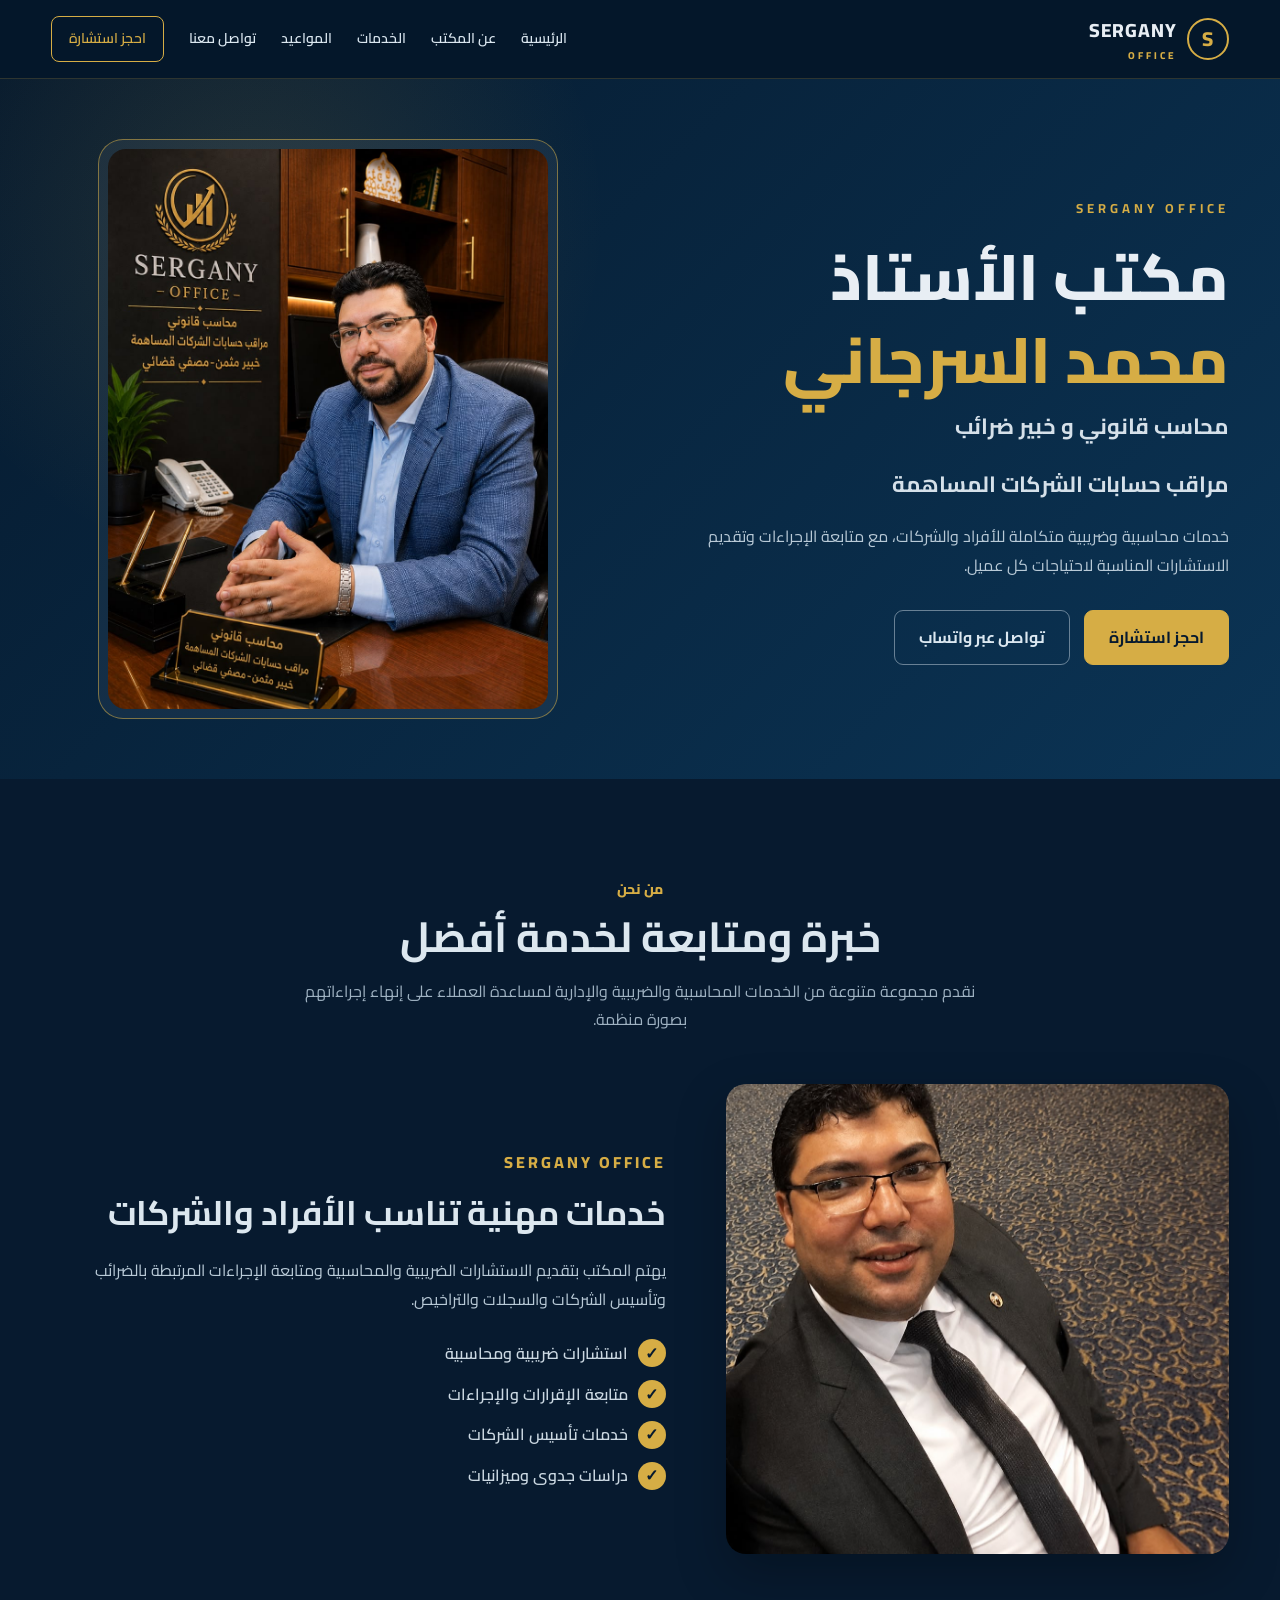
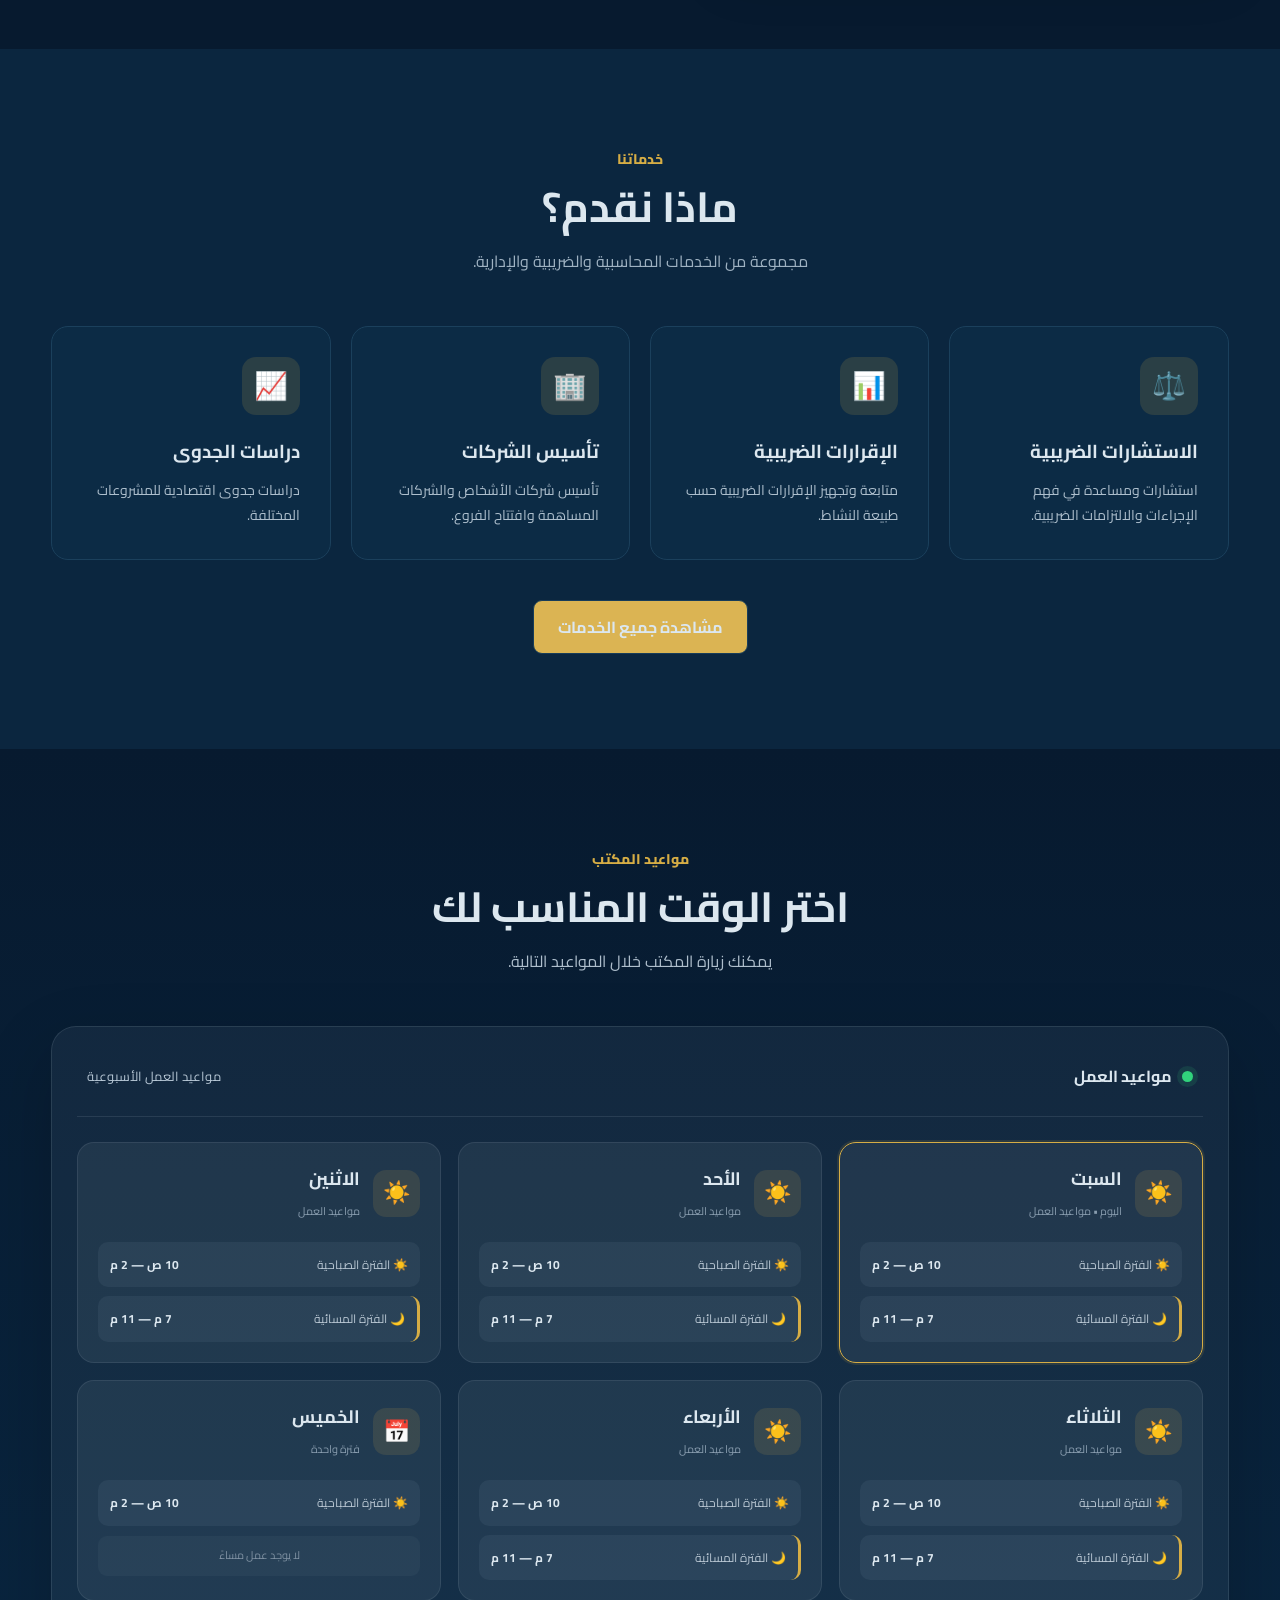
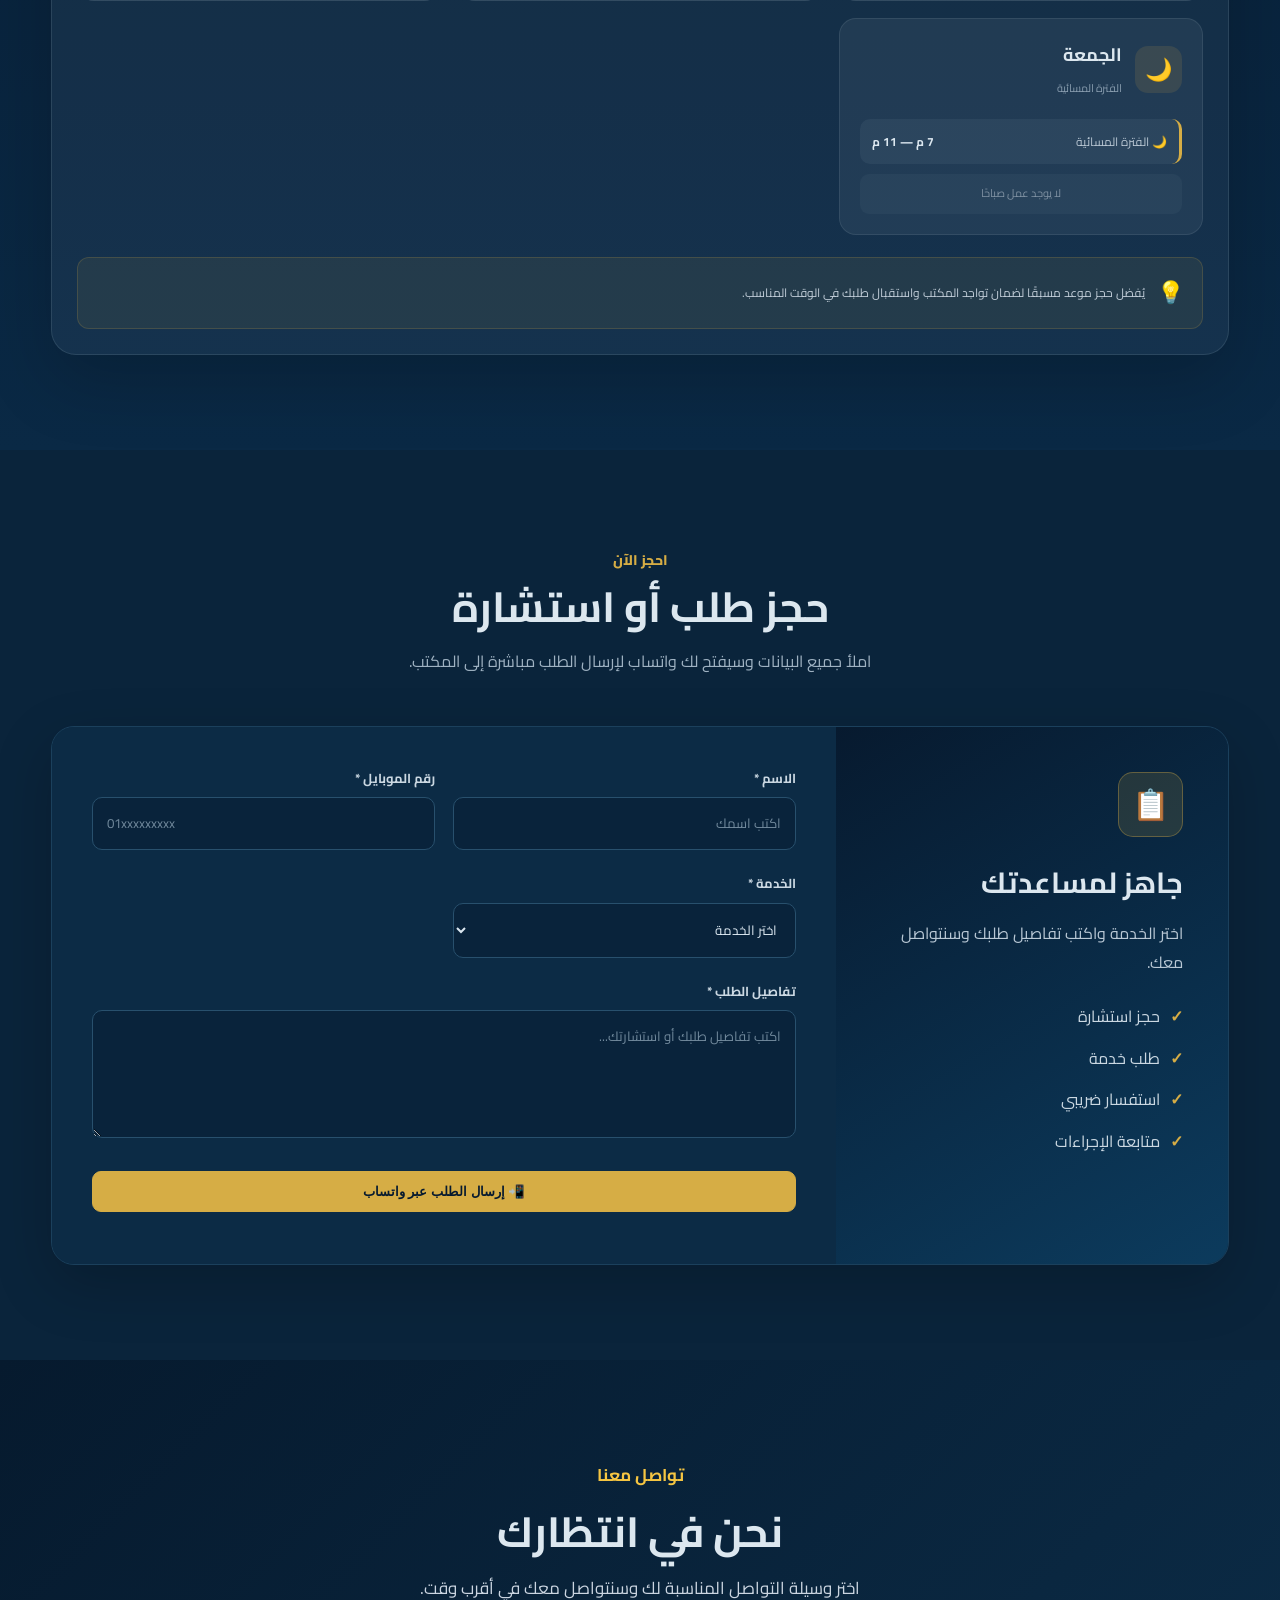
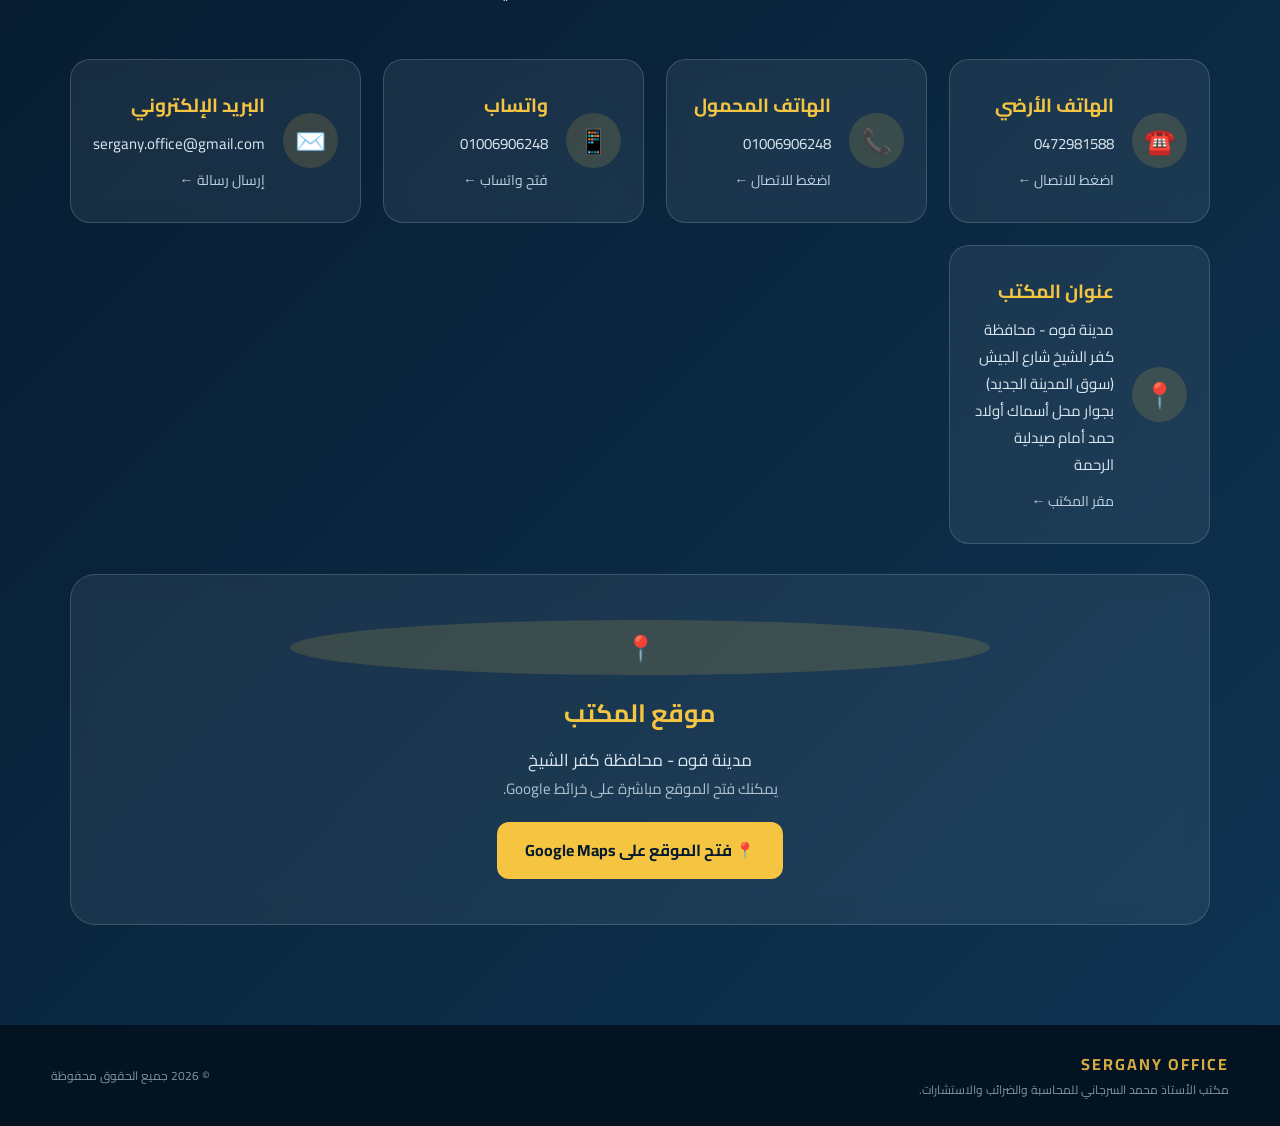
<file: index.html>
<!DOCTYPE html>
<html lang="ar" dir="rtl">

<head>
    <meta charset="UTF-8">

    <meta name="viewport"
          content="width=device-width, initial-scale=1.0">

    <meta name="description"
          content="مكتب محمد السرجاني للمحاسبة والضرائب والاستشارات">

    <title>مكتب محمد السرجاني | محاسب ضرائب</title>

    <link rel="stylesheet" href="style.css">

    <link rel="preconnect"
          href="https://fonts.googleapis.com">

    <link rel="preconnect"
          href="https://fonts.gstatic.com"
          crossorigin>

    <link href="https://fonts.googleapis.com/css2?family=Cairo:wght@400;500;600;700;800&display=swap"
          rel="stylesheet">
</head>

<body>

<!-- ================= NAVBAR ================= -->

<header class="navbar">

    <div class="container nav-container">

        <a href="index.html" class="logo">
            <span class="logo-icon">S</span>

            <span>
                SERGANY
                <small>OFFICE</small>
            </span>
        </a>

        <button class="menu-btn" id="menuBtn">
            ☰
        </button>

        <nav id="mainNav">

            <a href="index.html#home">
                الرئيسية
            </a>

            <a href="index.html#about">
                عن المكتب
            </a>

            <a href="services.html">
                الخدمات
            </a>

            <a href="index.html#schedule">
                المواعيد
            </a>

            <a href="index.html#contact">
                تواصل معنا
            </a>

            <a href="#booking"
               class="nav-btn">
                احجز استشارة
            </a>

        </nav>

    </div>

</header>


<!-- ================= HERO ================= -->

<section class="hero" id="home">

    <div class="container hero-content">

        <div class="hero-text">

            <span class="hero-label">
                SERGANY OFFICE
            </span>

            <h1>
                مكتب الأستاذ
                <span>محمد السرجاني</span>
            </h1>

            <h2>
                محاسب قانوني و خبير ضرائب
            </h2>

            <h2>
                مراقب حسابات الشركات المساهمة
            </h2>

            <p>
                خدمات محاسبية وضريبية متكاملة للأفراد
                والشركات، مع متابعة الإجراءات وتقديم
                الاستشارات المناسبة لاحتياجات كل عميل.
            </p>

            <div class="hero-buttons">

                <a href="#booking"
                   class="gold-btn">
                    احجز استشارة
                </a>

                <a href="https://wa.me/201006906248"
                   target="_blank"
                   rel="noopener noreferrer"
                   class="outline-btn">
                    تواصل عبر واتساب
                </a>

            </div>

        </div>


        <div class="hero-image">

            <div class="image-frame">

                <img src="WhatsApp Image 2026-08-22 at 8.08.04 PM.jpeg"
                     alt="الأستاذ محمد السرجاني">

            </div>

           
        </div>

    </div>

</section>


<!-- ================= ABOUT ================= -->

<section class="section" id="about">

    <div class="container">

        <div class="section-heading">

            <span>
                من نحن
            </span>

            <h2>
                خبرة ومتابعة لخدمة أفضل
            </h2>

            <p>
                نقدم مجموعة متنوعة من الخدمات المحاسبية
                والضريبية والإدارية لمساعدة العملاء على
                إنهاء إجراءاتهم بصورة منظمة.
            </p>

        </div>


        <div class="about-grid">

            <div class="about-image">

                <img src="1.jpeg"
                     alt="محمد السرجاني">

            </div>


            <div class="about-content">

                <span class="mini-title">
                    SERGANY OFFICE
                </span>

                <h3>
                    خدمات مهنية تناسب الأفراد والشركات
                </h3>

                <p>
                    يهتم المكتب بتقديم الاستشارات الضريبية
                    والمحاسبية ومتابعة الإجراءات المرتبطة
                    بالضرائب وتأسيس الشركات والسجلات
                    والتراخيص.
                </p>

                <div class="about-list">

                    <div>
                        <span>✓</span>
                        استشارات ضريبية ومحاسبية
                    </div>

                    <div>
                        <span>✓</span>
                        متابعة الإقرارات والإجراءات
                    </div>

                    <div>
                        <span>✓</span>
                        خدمات تأسيس الشركات
                    </div>

                    <div>
                        <span>✓</span>
                        دراسات جدوى وميزانيات
                    </div>

                </div>

            </div>

        </div>

    </div>

</section>


<!-- ================= SERVICES PREVIEW ================= -->

<section class="section light-section">

    <div class="container">

        <div class="section-heading">

            <span>
                خدماتنا
            </span>

            <h2>
                ماذا نقدم؟
            </h2>

            <p>
                مجموعة من الخدمات المحاسبية والضريبية
                والإدارية.
            </p>

        </div>


        <div class="services-grid">


            <div class="service-card">

                <div class="service-icon">
                    ⚖️
                </div>

                <h3>
                    الاستشارات الضريبية
                </h3>

                <p>
                    استشارات ومساعدة في فهم الإجراءات
                    والالتزامات الضريبية.
                </p>

            </div>


            <div class="service-card">

                <div class="service-icon">
                    📊
                </div>

                <h3>
                    الإقرارات الضريبية
                </h3>

                <p>
                    متابعة وتجهيز الإقرارات الضريبية
                    حسب طبيعة النشاط.
                </p>

            </div>


            <div class="service-card">

                <div class="service-icon">
                    🏢
                </div>

                <h3>
                    تأسيس الشركات
                </h3>

                <p>
                    تأسيس شركات الأشخاص والشركات
                    المساهمة وافتتاح الفروع.
                </p>

            </div>


            <div class="service-card">

                <div class="service-icon">
                    📈
                </div>

                <h3>
                    دراسات الجدوى
                </h3>

                <p>
                    دراسات جدوى اقتصادية للمشروعات
                    المختلفة.
                </p>

            </div>

        </div>


        <div class="center-btn">

            <a href="services.html"
               class="dark-btn">
                مشاهدة جميع الخدمات
            </a>

        </div>

    </div>

</section>


<!-- ================= SCHEDULE ================= -->

<section class="section schedule-section"
         id="schedule">

    <div class="container">

        <div class="section-heading">

            <span>
                مواعيد المكتب
            </span>

            <h2>
                اختر الوقت المناسب لك
            </h2>

            <p>
                يمكنك زيارة المكتب خلال المواعيد التالية.
            </p>

        </div>


        <div class="schedule-wrapper">

            <div class="schedule-top">

                <div>

                    <span class="status-dot"></span>

                    <strong>
                        مواعيد العمل
                    </strong>

                </div>

                <span class="office-status"
                      id="officeStatus">
                    المواعيد الأسبوعية
                </span>

            </div>


            <div class="schedule-grid">


                <!-- السبت -->

                <div class="day-card">

                    <div class="day-header">

                        <span class="day-icon">
                            ☀️
                        </span>

                        <div>

                            <h3>
                                السبت
                            </h3>

                            <small>
                                مواعيد العمل
                            </small>

                        </div>

                    </div>


                    <div class="time-row">

                        <span>
                            ☀️ الفترة الصباحية
                        </span>

                        <strong>
                            10 ص — 2 م
                        </strong>

                    </div>


                    <div class="time-row evening">

                        <span>
                            🌙 الفترة المسائية
                        </span>

                        <strong>
                            7 م — 11 م
                        </strong>

                    </div>

                </div>


                <!-- الأحد -->

                <div class="day-card">

                    <div class="day-header">

                        <span class="day-icon">
                            ☀️
                        </span>

                        <div>

                            <h3>
                                الأحد
                            </h3>

                            <small>
                                مواعيد العمل
                            </small>

                        </div>

                    </div>


                    <div class="time-row">

                        <span>
                            ☀️ الفترة الصباحية
                        </span>

                        <strong>
                            10 ص — 2 م
                        </strong>

                    </div>


                    <div class="time-row evening">

                        <span>
                            🌙 الفترة المسائية
                        </span>

                        <strong>
                            7 م — 11 م
                        </strong>

                    </div>

                </div>


                <!-- الاثنين -->

                <div class="day-card">

                    <div class="day-header">

                        <span class="day-icon">
                            ☀️
                        </span>

                        <div>

                            <h3>
                                الاثنين
                            </h3>

                            <small>
                                مواعيد العمل
                            </small>

                        </div>

                    </div>


                    <div class="time-row">

                        <span>
                            ☀️ الفترة الصباحية
                        </span>

                        <strong>
                            10 ص — 2 م
                        </strong>

                    </div>


                    <div class="time-row evening">

                        <span>
                            🌙 الفترة المسائية
                        </span>

                        <strong>
                            7 م — 11 م
                        </strong>

                    </div>

                </div>


                <!-- الثلاثاء -->

                <div class="day-card">

                    <div class="day-header">

                        <span class="day-icon">
                            ☀️
                        </span>

                        <div>

                            <h3>
                                الثلاثاء
                            </h3>

                            <small>
                                مواعيد العمل
                            </small>

                        </div>

                    </div>


                    <div class="time-row">

                        <span>
                            ☀️ الفترة الصباحية
                        </span>

                        <strong>
                            10 ص — 2 م
                        </strong>

                    </div>


                    <div class="time-row evening">

                        <span>
                            🌙 الفترة المسائية
                        </span>

                        <strong>
                            7 م — 11 م
                        </strong>

                    </div>

                </div>


                <!-- الأربعاء -->

                <div class="day-card">

                    <div class="day-header">

                        <span class="day-icon">
                            ☀️
                        </span>

                        <div>

                            <h3>
                                الأربعاء
                            </h3>

                            <small>
                                مواعيد العمل
                            </small>

                        </div>

                    </div>


                    <div class="time-row">

                        <span>
                            ☀️ الفترة الصباحية
                        </span>

                        <strong>
                            10 ص — 2 م
                        </strong>

                    </div>


                    <div class="time-row evening">

                        <span>
                            🌙 الفترة المسائية
                        </span>

                        <strong>
                            7 م — 11 م
                        </strong>

                    </div>

                </div>


                <!-- الخميس -->

                <div class="day-card special-day">

                    <div class="day-header">

                        <span class="day-icon">
                            📅
                        </span>

                        <div>

                            <h3>
                                الخميس
                            </h3>

                            <small>
                                فترة واحدة
                            </small>

                        </div>

                    </div>


                    <div class="time-row">

                        <span>
                            ☀️ الفترة الصباحية
                        </span>

                        <strong>
                            10 ص — 2 م
                        </strong>

                    </div>


                    <div class="closed-time">
                        لا يوجد عمل مساءً
                    </div>

                </div>


                <!-- الجمعة -->

                <div class="day-card special-day">

                    <div class="day-header">

                        <span class="day-icon">
                            🌙
                        </span>

                        <div>

                            <h3>
                                الجمعة
                            </h3>

                            <small>
                                الفترة المسائية
                            </small>

                        </div>

                    </div>


                    <div class="time-row evening">

                        <span>
                            🌙 الفترة المسائية
                        </span>

                        <strong>
                            7 م — 11 م
                        </strong>

                    </div>


                    <div class="closed-time">
                        لا يوجد عمل صباحًا
                    </div>

                </div>


            </div>


            <div class="schedule-note">

                <span>
                    💡
                </span>

                <p>
                    يُفضل حجز موعد مسبقًا لضمان تواجد
                    المكتب واستقبال طلبك في الوقت المناسب.
                </p>

            </div>

        </div>

    </div>

</section>


<!-- ================= BOOKING ================= -->

<section class="section booking-section"
         id="booking">

    <div class="container">

        <div class="section-heading">

            <span>
                احجز الآن
            </span>

            <h2>
                حجز طلب أو استشارة
            </h2>

            <p>
                املأ جميع البيانات وسيفتح لك واتساب لإرسال
                الطلب مباشرة إلى المكتب.
            </p>

        </div>


        <div class="booking-box">


            <div class="booking-side">

                <div class="booking-big-icon">
                    📋
                </div>

                <h3>
                    جاهز لمساعدتك
                </h3>

                <p>
                    اختر الخدمة واكتب تفاصيل طلبك
                    وسنتواصل معك.
                </p>


                <div class="booking-points">

                    <div>
                        <span>✓</span>
                        حجز استشارة
                    </div>

                    <div>
                        <span>✓</span>
                        طلب خدمة
                    </div>

                    <div>
                        <span>✓</span>
                        استفسار ضريبي
                    </div>

                    <div>
                        <span>✓</span>
                        متابعة الإجراءات
                    </div>

                </div>

            </div>


            <form id="bookingForm"
                  class="booking-form">


                <div class="form-grid">


                    <!-- الاسم -->

                    <div class="form-group">

                        <label>
                            الاسم *
                        </label>

                        <input
                            type="text"
                            id="bookingName"
                            placeholder="اكتب اسمك"
                            required
                        >

                    </div>


                    <!-- رقم الموبايل -->

                    <div class="form-group">

                        <label>
                            رقم الموبايل *
                        </label>

                        <input
                            type="tel"
                            id="bookingPhone"
                            placeholder="01xxxxxxxxx"
                            inputmode="numeric"
                            pattern="[0-9]*"
                            maxlength="11"
                            onkeydown="return (event.key >= '0' && event.key <= '9') || ['Backspace','Delete','ArrowLeft','ArrowRight','Tab'].includes(event.key)"
                            oninput="this.value = this.value.replace(/[^0-9]/g, '')"
                            required
                        >

                    </div>


                    <!-- الخدمة -->

                    <div class="form-group">

                        <label>
                            الخدمة *
                        </label>

                        <select
                            id="bookingService"
                            required
                        >

                            <option value="">
                                اختر الخدمة
                            </option>

                            <option>
                                استشارة ضريبية
                            </option>

                            <option>
                                ضريبة الدخل
                            </option>

                            <option>
                                ضريبة القيمة المضافة
                            </option>

                            <option>
                                الإقرارات الضريبية
                            </option>

                            <option>
                                تأسيس شركة
                            </option>

                            <option>
                                دراسة جدوى اقتصادية
                            </option>

                            <option>
                                ميزانية عمومية
                            </option>

                            <option>
                                سجل تجاري
                            </option>

                            <option>
                                سجل المستوردين والمصدرين
                            </option>

                            <option>
                                تراخيص المحال والمنشآت الصناعية
                            </option>

                            <option>
                                استفسار عام
                            </option>

                            <option>
                                منظومة الفتوره الالكترونيه
                            </option>

                        </select>

                    </div>


                    <!-- تفاصيل الطلب -->

                    <div class="form-group">

                        <label>
                            تفاصيل الطلب *
                        </label>

                        <textarea
                            id="bookingDetails"
                            rows="4"
                            placeholder="اكتب تفاصيل طلبك أو استشارتك..."
                            required
                        ></textarea>

                    </div>

                </div>


                <button
                    type="submit"
                    class="gold-btn full-btn"
                >

                    📲 إرسال الطلب عبر واتساب

                </button>


                <p
                    id="bookingSuccess"
                    class="form-success"
                ></p>

            </form>

        </div>

    </div>

</section>


<!-- ================= CONTACT ================= -->

<section class="contact-section"
         id="contact">

    <div class="container">

        <div class="section-heading">

            <span>
                تواصل معنا
            </span>

            <h2>
                نحن في انتظارك
            </h2>

            <p>
                اختر وسيلة التواصل المناسبة لك وسنتواصل معك في أقرب وقت.
            </p>

        </div>


        <div class="contact-grid">


            <!-- الهاتف الأرضي -->

            <a
                href="tel:0472981588"
                class="contact-card"
            >

                <div class="contact-icon">
                    ☎️
                </div>

                <div>

                    <h3>
                        الهاتف الأرضي
                    </h3>

                    <p>
                        0472981588
                    </p>

                    <span>
                        اضغط للاتصال ←
                    </span>

                </div>

            </a>


            <!-- الهاتف المحمول -->

            <a
                href="tel:01006906248"
                class="contact-card"
            >

                <div class="contact-icon">
                    📞
                </div>

                <div>

                    <h3>
                        الهاتف المحمول
                    </h3>

                    <p>
                        01006906248
                    </p>

                    <span>
                        اضغط للاتصال ←
                    </span>

                </div>

            </a>


            <!-- واتساب -->

            <a
                href="https://wa.me/201006906248"
                target="_blank"
                rel="noopener noreferrer"
                class="contact-card"
            >

                <div class="contact-icon">
                    📱
                </div>

                <div>

                    <h3>
                        واتساب
                    </h3>

                    <p>
                        01006906248
                    </p>

                    <span>
                        فتح واتساب ←
                    </span>

                </div>

            </a>


            <!-- البريد الإلكتروني -->

            <a
                href="mailto:sergany.office@gmail.com"
                class="contact-card"
            >

                <div class="contact-icon">
                    ✉️
                </div>

                <div>

                    <h3>
                        البريد الإلكتروني
                    </h3>

                    <p>
                        sergany.office@gmail.com
                    </p>

                    <span>
                        إرسال رسالة ←
                    </span>

                </div>

            </a>


            <!-- عنوان المكتب -->

            <div class="contact-card">

                <div class="contact-icon">
                    📍
                </div>

                <div>

                    <h3>
                        عنوان المكتب
                    </h3>

                    <p>
                        مدينة فوه - محافظة كفر الشيخ
                        شارع الجيش (سوق المدينة الجديد)
                        بجوار محل أسماك أولاد حمد
                        أمام صيدلية الرحمة
                    </p>

                    <span>
                        مقر المكتب ←
                    </span>

                </div>

            </div>

        </div>


        <!-- ================= موقع المكتب ================= -->

        <div class="location-box">

            <div class="location-info">

                <div class="contact-icon">
                    📍
                </div>

                <h3>
                    موقع المكتب
                </h3>

                <p>
                    مدينة فوه - محافظة كفر الشيخ
                </p>

                <p class="location-note">
                    يمكنك فتح الموقع مباشرة على خرائط Google.
                </p>

                <a
                    href="https://maps.app.goo.gl/2kuZ8PLbV7hnjMeD8?g_st=iw"
                    target="_blank"
                    rel="noopener noreferrer"
                    class="map-button"
                >
                    📍 فتح الموقع على Google Maps
                </a>

            </div>

        </div>

    </div>

</section>


<!-- ================= FOOTER ================= -->

<footer>

    <div class="container footer-content">

        <div>

            <strong>
                SERGANY OFFICE
            </strong>

            <p>
                مكتب الأستاذ محمد السرجاني
                للمحاسبة والضرائب والاستشارات.
            </p>

        </div>


        <div>

            <p>
                ©️ <span id="year"></span>
                جميع الحقوق محفوظة
            </p>

        </div>

    </div>

</footer>


<script src="script.js"></script>

</body>

</html>
</file>
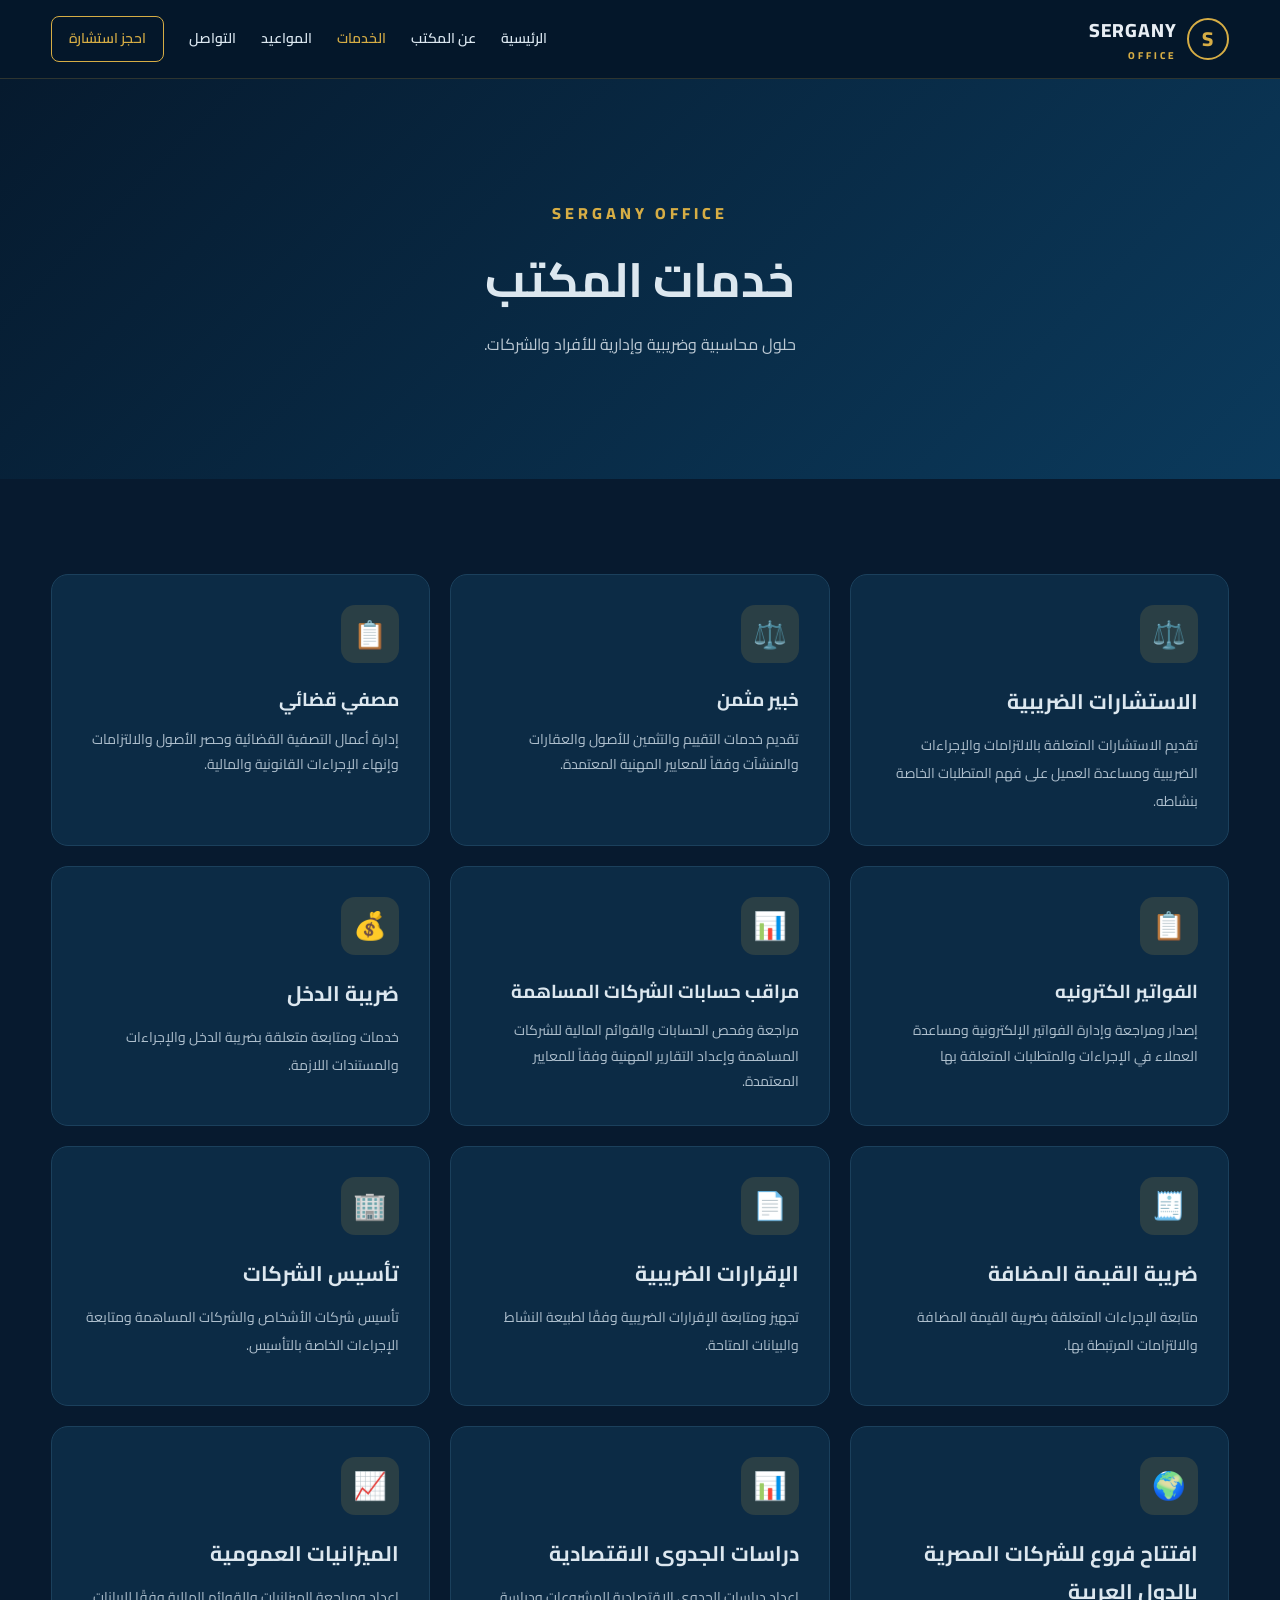
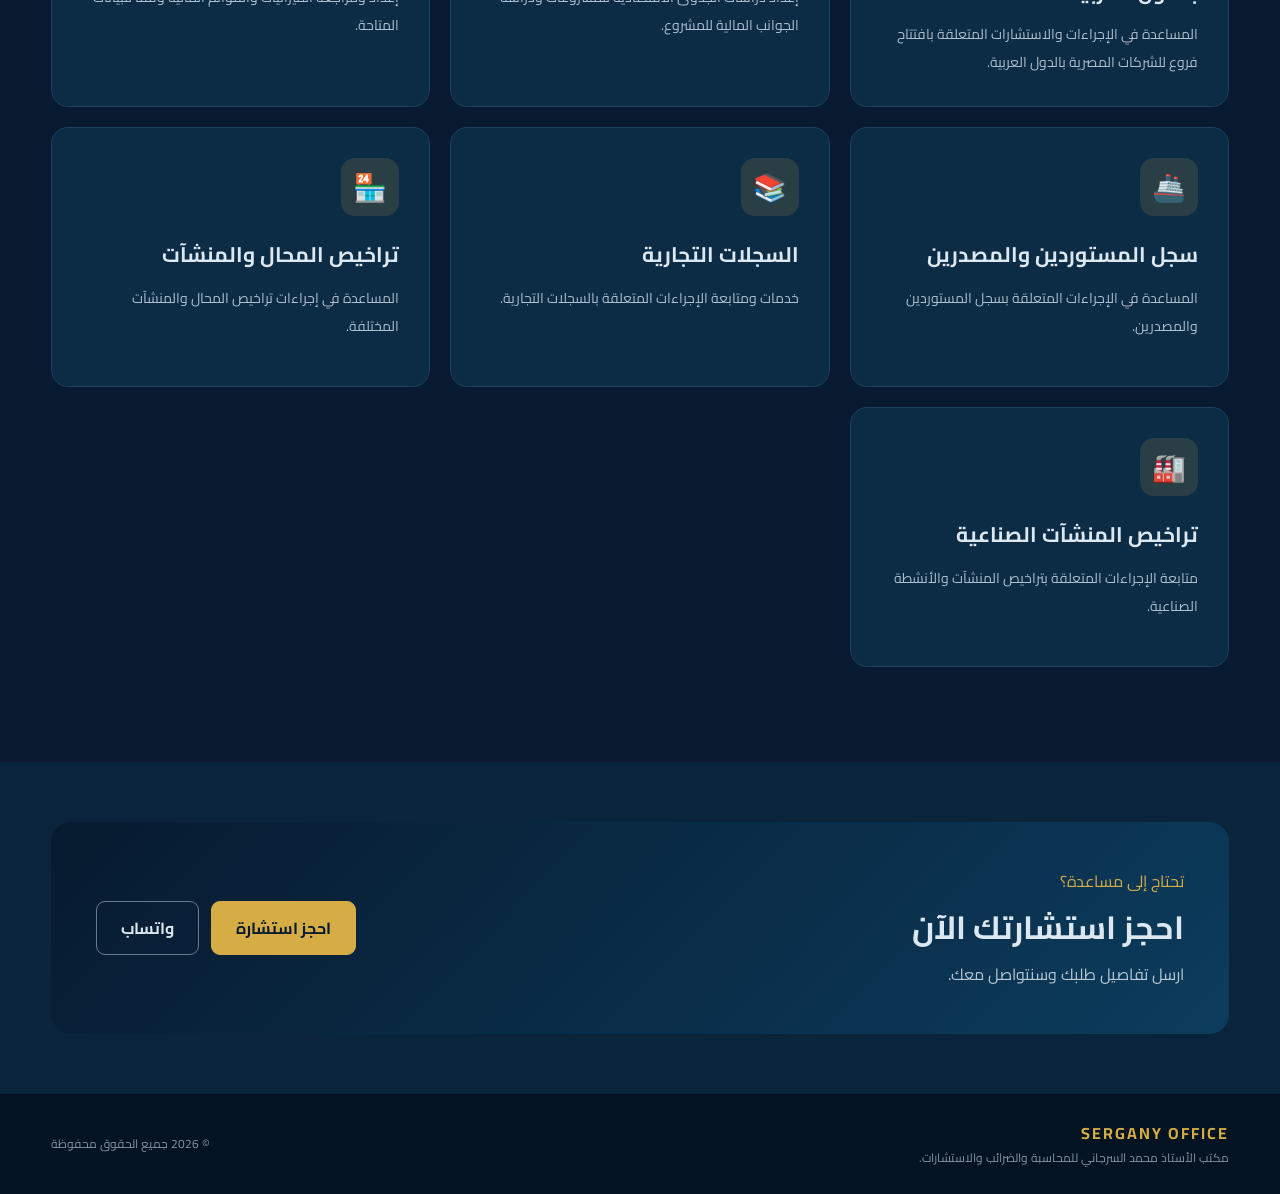
<file: services.html>
<!DOCTYPE html>
<html lang="ar" dir="rtl">

<head>

    <meta charset="UTF-8">

    <meta name="viewport"
          content="width=device-width, initial-scale=1.0">

    <title>خدمات المكتب | محمد السرجاني</title>

    <link rel="stylesheet"
          href="style.css">

    <link rel="preconnect"
          href="https://fonts.googleapis.com">

    <link rel="preconnect"
          href="https://fonts.gstatic.com"
          crossorigin>

    <link href="https://fonts.googleapis.com/css2?family=Cairo:wght@400;500;600;700;800&display=swap"
          rel="stylesheet">

</head>

<body>


<!-- NAVBAR -->

<header class="navbar">

    <div class="container nav-container">

        <a href="index.html"
           class="logo">

            <span class="logo-icon">
                S
            </span>

            <span>
                SERGANY
                <small>OFFICE</small>
            </span>

        </a>


        <button class="menu-btn"
                id="menuBtn">
            ☰
        </button>


        <nav id="mainNav">

            <a href="index.html">
                الرئيسية
            </a>

            <a href="index.html#about">
                عن المكتب
            </a>

            <a href="services.html"
               class="active">
                الخدمات
            </a>

            <a href="index.html#schedule">
                المواعيد
            </a>

        

            <a href="index.html#contact">
                التواصل
            </a>

            <a href="index.html#booking"
               class="nav-btn">
                احجز استشارة
            </a>

        </nav>

    </div>

</header>


<!-- PAGE HERO -->

<section class="page-hero">

    <div class="container">

        <span>
            SERGANY OFFICE
        </span>

        <h1>
            خدمات المكتب
        </h1>

        <p>
            حلول محاسبية وضريبية وإدارية للأفراد
            والشركات.
        </p>

    </div>

</section>


<!-- SERVICES -->

<section class="section">

    <div class="container">


        <div class="services-full-grid">


            <div class="service-large-card">

                <div class="large-icon">
                    ⚖️
                </div>

                <h2>
                    الاستشارات الضريبية
                </h2>

                <p>
                    تقديم الاستشارات المتعلقة بالالتزامات
                    والإجراءات الضريبية ومساعدة العميل
                    على فهم المتطلبات الخاصة بنشاطه.
                </p>

            </div>
<!-- خبير مثمن -->
<div class="service-card">
    <div class="service-icon">⚖️</div>

    <h3>خبير مثمن</h3>

    <p>
        تقديم خدمات التقييم والتثمين للأصول والعقارات
        والمنشآت وفقاً للمعايير المهنية المعتمدة.
    </p>
</div>


<!-- مصفي قضائي -->
<div class="service-card">
    <div class="service-icon">📋</div>

    <h3>مصفي قضائي</h3>

    <p>
        إدارة أعمال التصفية القضائية وحصر الأصول
        والالتزامات وإنهاء الإجراءات القانونية والمالية.
    </p>
</div>
<div class="service-card">
    <div class="service-icon">📋</div>

    <h3>الفواتير الكترونيه</h3>

    <p>
    
إصدار ومراجعة وإدارة الفواتير الإلكترونية ومساعدة العملاء في الإجراءات والمتطلبات المتعلقة بها
        
    </p>
</div>

<!-- مراقب حسابات الشركات المساهمة -->
<div class="service-card">
    <div class="service-icon">📊</div>

    <h3>مراقب حسابات الشركات المساهمة</h3>

    <p>
        مراجعة وفحص الحسابات والقوائم المالية للشركات
        المساهمة وإعداد التقارير المهنية وفقاً للمعايير المعتمدة.
    </p>
</div>

            <div class="service-large-card">

                <div class="large-icon">
                    💰
                </div>

                <h2>
                    ضريبة الدخل
                </h2>

                <p>
                    خدمات ومتابعة متعلقة بضريبة الدخل
                    والإجراءات والمستندات اللازمة.
                </p>

            </div>


            <div class="service-large-card">

                <div class="large-icon">
                    🧾
                </div>

                <h2>
                    ضريبة القيمة المضافة
                </h2>

                <p>
                    متابعة الإجراءات المتعلقة بضريبة
                    القيمة المضافة والالتزامات المرتبطة
                    بها.
                </p>

            </div>


            <div class="service-large-card">

                <div class="large-icon">
                    📄
                </div>

                <h2>
                    الإقرارات الضريبية
                </h2>

                <p>
                    تجهيز ومتابعة الإقرارات الضريبية
                    وفقًا لطبيعة النشاط والبيانات المتاحة.
                </p>

            </div>


            <div class="service-large-card">

                <div class="large-icon">
                    🏢
                </div>

                <h2>
                    تأسيس الشركات
                </h2>

                <p>
                    تأسيس شركات الأشخاص والشركات المساهمة
                    ومتابعة الإجراءات الخاصة بالتأسيس.
                </p>

            </div>


            <div class="service-large-card">

                <div class="large-icon">
                    🌍
                </div>

                <h2>
                    افتتاح فروع للشركات المصرية بالدول العربية
                </h2>

                <p>
                    المساعدة في الإجراءات والاستشارات
                    المتعلقة بافتتاح فروع للشركات المصرية
                    بالدول العربية.
                </p>

            </div>


            <div class="service-large-card">

                <div class="large-icon">
                    📊
                </div>

                <h2>
                    دراسات الجدوى الاقتصادية
                </h2>

                <p>
                    إعداد دراسات الجدوى الاقتصادية للمشروعات
                    ودراسة الجوانب المالية للمشروع.
                </p>

            </div>


            <div class="service-large-card">

                <div class="large-icon">
                    📈
                </div>

                <h2>
                    الميزانيات العمومية
                </h2>

                <p>
                    إعداد ومراجعة الميزانيات والقوائم
                    المالية وفقًا للبيانات المتاحة.
                </p>

            </div>


            <div class="service-large-card">

                <div class="large-icon">
                    🚢
                </div>

                <h2>
                    سجل المستوردين والمصدرين
                </h2>

                <p>
                    المساعدة في الإجراءات المتعلقة بسجل
                    المستوردين والمصدرين.
                </p>

            </div>


            <div class="service-large-card">

                <div class="large-icon">
                    📚
                </div>

                <h2>
                    السجلات التجارية
                </h2>

                <p>
                    خدمات ومتابعة الإجراءات المتعلقة
                    بالسجلات التجارية.
                </p>

            </div>


            <div class="service-large-card">

                <div class="large-icon">
                    🏪
                </div>

                <h2>
                    تراخيص المحال والمنشآت
                </h2>

                <p>
                    المساعدة في إجراءات تراخيص المحال
                    والمنشآت المختلفة.
                </p>

            </div>


            <div class="service-large-card">

                <div class="large-icon">
                    🏭
                </div>

                <h2>
                    تراخيص المنشآت الصناعية
                </h2>

                <p>
                    متابعة الإجراءات المتعلقة بتراخيص
                    المنشآت والأنشطة الصناعية.
                </p>

            </div>


        </div>

    </div>

</section>


<!-- CTA -->

<section class="cta-section">

    <div class="container">

        <div class="cta-box">

            <div>

                <span>
                    تحتاج إلى مساعدة؟
                </span>

                <h2>
                    احجز استشارتك الآن
                </h2>

                <p>
                    ارسل تفاصيل طلبك وسنتواصل معك.
                </p>

            </div>


            <div class="cta-buttons">

                <a href="index.html#booking"
                   class="gold-btn">

                    احجز استشارة

                </a>


                <a href="https://wa.me/201006906248"
                   target="_blank"
                   class="outline-btn">

                    واتساب

                </a>

            </div>

        </div>

    </div>

</section>


<!-- FOOTER -->

<footer>

    <div class="container footer-content">

        <div>

            <strong>
                SERGANY OFFICE
            </strong>

            <p>
                مكتب الأستاذ محمد السرجاني
                للمحاسبة والضرائب والاستشارات.
            </p>

        </div>


        <div>

            <p>
                © <span id="year"></span>
                جميع الحقوق محفوظة
            </p>

        </div>

    </div>

</footer>


<script src="script.js"></script>

</body>
</html>
</file>
<file: style.css>
/* =========================================
   GENERAL
========================================= */

* {
    margin: 0;
    padding: 0;
    box-sizing: border-box;
}

html {
    scroll-behavior: smooth;
}

body {
    font-family: "Cairo", sans-serif;
    background: #071a2f;
    color: #dbe7f0;
    line-height: 1.8;
}

a {
    text-decoration: none;
    color: inherit;
}

img {
    max-width: 100%;
    display: block;
}

.container {
    width: min(1180px, 92%);
    margin: auto;
}

.section {
    padding: 95px 0;
}

.light-section {
    background: #0b263f;
}


/* =========================================
   NAVBAR
========================================= */

.navbar {
    position: sticky;
    top: 0;
    z-index: 999;

    background: rgba(5, 24, 43, 0.97);

    border-bottom: 1px solid rgba(214, 173, 69, 0.2);

    backdrop-filter: blur(12px);
}

.nav-container {
    min-height: 78px;

    display: flex;
    align-items: center;
    justify-content: space-between;
}

.logo {
    display: flex;
    align-items: center;
    gap: 10px;

    color: #e8eef4;

    font-size: 19px;
    font-weight: 800;
    letter-spacing: 1px;
}

.logo small {
    display: block;

    color: #d6ad45;

    font-size: 10px;
    letter-spacing: 3px;
}

.logo-icon {
    width: 42px;
    height: 42px;

    border: 2px solid #d6ad45;
    color: #d6ad45;

    border-radius: 50%;

    display: flex;
    align-items: center;
    justify-content: center;

    font-size: 20px;
}

nav {
    display: flex;
    align-items: center;
    gap: 25px;
}

nav a {
    color: #dbe7f0;

    font-size: 14px;
    font-weight: 600;

    transition: 0.25s;
}

nav a:hover,
nav a.active {
    color: #d6ad45;
}

.nav-btn {
    padding: 9px 17px;

    border: 1px solid #d6ad45;
    border-radius: 8px;

    color: #d6ad45 !important;
}

.menu-btn {
    display: none;

    background: transparent;
    border: 0;

    color: #dbe7f0;

    font-size: 28px;
    cursor: pointer;
}


/* =========================================
   HERO
========================================= */

.hero {
    min-height: 700px;

    background:
        radial-gradient(
            circle at 20% 20%,
            rgba(214, 173, 69, 0.13),
            transparent 30%
        ),
        linear-gradient(
            135deg,
            #061a2e,
            #0b3455
        );

    color: #e8eef4;

    display: flex;
    align-items: center;
}

.hero-content {
    display: grid;

    grid-template-columns: 1fr 1fr;

    gap: 70px;

    align-items: center;
}

.hero-label {
    color: #d6ad45;

    letter-spacing: 4px;

    font-size: 13px;

    font-weight: 700;
}

.hero h1 {
    font-size: clamp(40px, 5vw, 68px);

    line-height: 1.3;

    margin: 14px 0 5px;

    font-weight: 800;
}

.hero h1 span {
    color: #d6ad45;
    display: block;
}

.hero h2 {
    color: #d5e0e9;

    font-size: 22px;

    margin-bottom: 18px;
}

.hero p {
    color: #b9cad7;

    max-width: 620px;

    font-size: 16px;
}

.hero-buttons {
    display: flex;

    gap: 14px;

    margin-top: 30px;

    flex-wrap: wrap;
}

.gold-btn,
.outline-btn,
.dark-btn {
    display: inline-flex;

    align-items: center;

    justify-content: center;

    padding: 12px 24px;

    border-radius: 9px;

    font-weight: 700;

    transition: 0.3s;

    cursor: pointer;
}

.gold-btn {
    background: #d6ad45;

    color: #071a2f;

    border: 1px solid #d6ad45;
}

.gold-btn:hover {
    transform: translateY(-3px);

    box-shadow:
        0 12px 25px
        rgba(214, 173, 69, 0.25);
}

.outline-btn {
    color: #dbe7f0;

    border: 1px solid rgba(219, 231, 240, 0.45);
}

.outline-btn:hover {
    border-color: #d6ad45;

    color: #d6ad45;
}

.dark-btn {
    background: #dbb453;

    color: #dbe7f0;

    border: 1px solid #173c59;
}

.center-btn {
    text-align: center;

    margin-top: 40px;
}

.hero-image {
    position: relative;

    display: flex;

    justify-content: center;
}

.image-frame {
    width: min(460px, 100%);

    padding: 9px;

    border: 1px solid rgba(214, 173, 69, 0.55);

    border-radius: 25px;

    background: rgba(219, 231, 240, 0.06);
}

.image-frame img {
    width: 100%;

    height: 560px;

    object-fit: cover;

    border-radius: 18px;
}

.experience-card {
    position: absolute;

    bottom: 25px;

    left: -20px;

    background: #071a2f;

    border: 1px solid rgba(214, 173, 69, 0.4);

    padding: 18px 22px;

    border-radius: 12px;

    box-shadow:
        0 15px 35px
        rgba(0, 0, 0, 0.3);
}

.experience-card strong {
    display: block;

    color: #d6ad45;
}

.experience-card span {
    color: #cbd8e2;

    font-size: 12px;
}


/* =========================================
   SECTION HEADING
========================================= */

.section-heading {
    text-align: center;

    max-width: 700px;

    margin: 0 auto 50px;
}

.section-heading > span {
    color: #d6ad45;

    font-weight: 800;

    font-size: 14px;
}

.section-heading h2 {
    color: #dce7ef;

    font-size: clamp(28px, 4vw, 42px);

    line-height: 1.4;

    margin: 5px 0 10px;
}

.section-heading p {
    color: #9fb2c2;
}


/* =========================================
   ABOUT
========================================= */

.about-grid {
    display: grid;

    grid-template-columns: 0.9fr 1.1fr;

    gap: 60px;

    align-items: center;
}

.about-image img {
    width: 100%;

    height: 470px;

    object-fit: cover;

    border-radius: 20px;

    box-shadow:
        0 20px 50px
        rgba(0, 0, 0, 0.25);
}

.mini-title {
    color: #d6ad45;

    font-weight: 800;

    letter-spacing: 3px;
}

.about-content h3 {
    color: #dce7ef;

    font-size: 34px;

    line-height: 1.5;

    margin: 10px 0 18px;
}

.about-content p {
    color: #b9cad7;
}

.about-list {
    margin-top: 25px;

    display: grid;

    gap: 12px;
}

.about-list div {
    display: flex;

    align-items: center;

    gap: 10px;

    font-weight: 600;

    color: #cbd8e2;
}

.about-list span {
    width: 28px;

    height: 28px;

    display: flex;

    align-items: center;

    justify-content: center;

    border-radius: 50%;

    background: #d6ad45;

    color: #071a2f;
}


/* =========================================
   SERVICES
========================================= */

.services-grid {
    display: grid;

    grid-template-columns: repeat(4, 1fr);

    gap: 20px;
}

.service-card,
.service-large-card {
    background: #0c2b45;

    color: #dbe7f0;

    border: 1px solid #1b405c;

    border-radius: 17px;

    padding: 30px;

    transition: 0.3s;
}

.service-card:hover,
.service-large-card:hover {
    transform: translateY(-7px);

    border-color: rgba(214, 173, 69, 0.6);

    box-shadow:
        0 18px 40px
        rgba(0, 0, 0, 0.22);
}

.service-icon,
.large-icon {
    width: 58px;

    height: 58px;

    border-radius: 14px;

    background: rgba(214, 173, 69, 0.15);

    display: flex;

    align-items: center;

    justify-content: center;

    color: #d6ad45;

    font-size: 27px;

    margin-bottom: 20px;
}

.service-card h3,
.service-large-card h2 {
    color: #dce7ef;

    margin-bottom: 10px;
}

.service-card p,
.service-large-card p {
    color: #aebfcd;

    font-size: 14px;
}


/* =========================================
   SCHEDULE
========================================= */

.schedule-section {
    background:
        linear-gradient(
            180deg,
            #071a2f 0%,
            #0a2945 100%
        );
}

.schedule-section .section-heading h2 {
    color: #dce7ef;
}

.schedule-section .section-heading p {
    color: #afbfcd;
}

.schedule-section .section-heading > span {
    color: #d6ad45;
}

.schedule-wrapper {
    background: rgba(219, 231, 240, 0.055);

    border: 1px solid rgba(219, 231, 240, 0.11);

    border-radius: 25px;

    padding: 25px;

    box-shadow:
        0 25px 70px
        rgba(0, 0, 0, 0.18);
}

.schedule-top {
    display: flex;

    align-items: center;

    justify-content: space-between;

    padding: 10px 10px 25px;

    border-bottom: 1px solid rgba(219, 231, 240, 0.1);

    color: #dce7ef;
}

.schedule-top > div {
    display: flex;

    align-items: center;

    gap: 10px;
}

.status-dot {
    width: 11px;

    height: 11px;

    border-radius: 50%;

    background: #31d27c;

    box-shadow:
        0 0 0 5px
        rgba(49, 210, 124, 0.12);
}

.office-status {
    color: #b7c7d5;

    font-size: 13px;
}

.schedule-grid {
    display: grid;

    grid-template-columns: repeat(3, 1fr);

    gap: 17px;

    margin-top: 25px;
}

.day-card {
    background: rgba(219, 231, 240, 0.065);

    border: 1px solid rgba(219, 231, 240, 0.09);

    border-radius: 17px;

    padding: 20px;

    transition: 0.3s;
}

.day-card:hover {
    transform: translateY(-5px);

    border-color: rgba(214, 173, 69, 0.6);
}

.day-card.today {
    border-color: #d6ad45;

    box-shadow:
        0 0 0 2px
        rgba(214, 173, 69, 0.12);
}

.day-header {
    display: flex;

    align-items: center;

    gap: 13px;

    margin-bottom: 18px;
}

.day-icon {
    width: 47px;

    height: 47px;

    border-radius: 13px;

    display: flex;

    align-items: center;

    justify-content: center;

    background: rgba(214, 173, 69, 0.13);

    color: #d6ad45;

    font-size: 22px;
}

.day-header h3 {
    color: #dce7ef;

    margin: 0;

    font-size: 18px;
}

.day-header small {
    color: #899daf;

    font-size: 11px;
}

.time-row {
    display: flex;

    align-items: center;

    justify-content: space-between;

    gap: 10px;

    background: rgba(219, 231, 240, 0.055);

    padding: 12px;

    border-radius: 10px;

    margin-top: 9px;
}

.time-row span {
    color: #b8c6d2;

    font-size: 12px;
}

.time-row strong {
    color: #dce7ef;

    font-size: 12px;
}

.time-row.evening {
    border-right: 3px solid #d6ad45;
}

.closed-time {
    margin-top: 10px;

    padding: 10px;

    text-align: center;

    background: rgba(219, 231, 240, 0.035);

    color: #7f91a2;

    border-radius: 9px;

    font-size: 11px;
}

.schedule-note {
    display: flex;

    align-items: center;

    gap: 12px;

    margin-top: 22px;

    padding: 15px 18px;

    background: rgba(214, 173, 69, 0.08);

    border: 1px solid rgba(214, 173, 69, 0.18);

    border-radius: 12px;
}

.schedule-note span {
    font-size: 22px;
}

.schedule-note p {
    color: #c1cdd8;

    font-size: 12px;
}


/* =========================================
   BOOKING
========================================= */

.booking-section {
    background: #0a243b;
}

.booking-box {
    display: grid;

    grid-template-columns: 0.75fr 1.5fr;

    background: #0c2b45;

    border-radius: 23px;

    overflow: hidden;

    border: 1px solid #1b405c;

    box-shadow:
        0 20px 60px
        rgba(0, 0, 0, 0.2);
}

.booking-side {
    background:
        linear-gradient(
            150deg,
            #071a2f,
            #0c3b5d
        );

    color: #dce7ef;

    padding: 45px;
}

.booking-big-icon {
    width: 65px;

    height: 65px;

    display: flex;

    align-items: center;

    justify-content: center;

    background: rgba(214, 173, 69, 0.14);

    border: 1px solid rgba(214, 173, 69, 0.35);

    border-radius: 15px;

    color: #d6ad45;

    font-size: 30px;

    margin-bottom: 20px;
}

.booking-side h3 {
    font-size: 29px;

    margin-bottom: 10px;

    color: #dce7ef;
}

.booking-side p {
    color: #b9c8d5;
}

.booking-points {
    margin-top: 25px;

    display: grid;

    gap: 13px;
}

.booking-points div {
    display: flex;

    align-items: center;

    gap: 10px;

    color: #cbd8e2;
}

.booking-points span {
    color: #d6ad45;

    font-weight: 800;
}

.booking-form {
    padding: 40px;

    background: #0c2b45;
}

.form-grid {
    display: grid;

    grid-template-columns: 1fr 1fr;

    gap: 18px;
}

.form-group {
    margin-bottom: 4px;
}

.form-group label {
    display: block;

    font-size: 13px;

    font-weight: 700;

    color: #cbd8e2;

    margin-bottom: 7px;
}

.form-group input,
.form-group select,
.form-group textarea {
    width: 100%;

    border: 1px solid #28506d;

    border-radius: 10px;

    padding: 13px 14px;

    background: #09233b;

    font-family: inherit;

    outline: none;

    color: #dbe7f0;

    transition: 0.25s;
}

.form-group input::placeholder,
.form-group textarea::placeholder {
    color: #71899c;
}

.form-group input:focus,
.form-group select:focus,
.form-group textarea:focus {
    border-color: #d6ad45;

    background: #0b2943;

    box-shadow:
        0 0 0 3px
        rgba(214, 173, 69, 0.1);
}

.form-group textarea {
    resize: vertical;
}

.form-grid .form-group:last-child {
    grid-column: 1 / -1;
}

.full-btn {
    width: 100%;

    margin-top: 20px;
}

.form-success {
    text-align: center;

    color: #4fd18b;

    font-weight: 700;

    font-size: 13px;

    margin-top: 12px;
}


/* =========================================
   REVIEWS
========================================= */

.reviews-grid {
    display: grid;

    grid-template-columns: repeat(3, 1fr);

    gap: 20px;
}

.review-card {
    background: #0c2b45;

    border: 1px solid #1b405c;

    border-radius: 17px;

    padding: 28px;

    box-shadow:
        0 10px 30px
        rgba(0, 0, 0, 0.15);
}

.stars {
    color: #d6ad45;

    letter-spacing: 3px;

    margin-bottom: 15px;
}

.review-card > p {
    color: #b5c5d1;

    font-size: 14px;

    min-height: 75px;
}

.review-person {
    display: flex;

    align-items: center;

    gap: 10px;

    margin-top: 20px;

    padding-top: 15px;

    border-top: 1px solid #21435c;
}

.review-person > span {
    width: 40px;

    height: 40px;

    display: flex;

    align-items: center;

    justify-content: center;

    background: #071a2f;

    color: #d6ad45;

    border-radius: 50%;

    font-weight: 800;
}

.review-person strong {
    display: block;

    color: #dbe7f0;

    font-size: 13px;
}

.review-person small {
    color: #8291a0;
}


/* =========================================
   CONTACT
========================================= */

.contact-section {
    padding: 100px 20px;

    background:
        linear-gradient(
            135deg,
            #061a2e,
            #0e3452
        );

    color: #dbe7f0;

    direction: rtl;
}

.contact-section .container {
    max-width: 1200px;

    margin: auto;
}


/* CONTACT HEADING */

.contact-section .section-heading {
    text-align: center;

    margin-bottom: 55px;
}

.contact-section .section-heading > span {
    color: #f5c542;

    font-size: 17px;

    font-weight: bold;
}

.contact-section .section-heading h2 {
    margin: 12px 0;

    font-size: 42px;

    color: #dce7ef;
}

.contact-section .section-heading p {
    color: #cbd5e1;

    font-size: 17px;
}


/* CONTACT CARDS */

.contact-grid {
    display: grid;

    grid-template-columns: repeat(4, 1fr);

    gap: 22px;
}

.contact-card {
    display: flex;

    align-items: center;

    gap: 18px;

    padding: 28px 22px;

    text-decoration: none;

    background: rgba(219, 231, 240, 0.08);

    border: 1px solid rgba(219, 231, 240, 0.18);

    border-radius: 20px;

    color: #dbe7f0;

    transition: 0.3s ease;

    backdrop-filter: blur(10px);
}

.contact-card:hover {
    transform: translateY(-7px);

    background: rgba(219, 231, 240, 0.14);

    border-color: #f5c542;

    box-shadow:
        0 15px 35px
        rgba(0, 0, 0, 0.25);
}

.contact-icon {
    min-width: 55px;

    height: 55px;

    display: flex;

    align-items: center;

    justify-content: center;

    background: rgba(245, 197, 66, 0.15);

    border-radius: 50%;

    color: #f5c542;

    font-size: 25px;
}

.contact-card h3 {
    margin: 0 0 8px;

    color: #f5c542;

    font-size: 19px;
}

.contact-card p {
    margin: 0 0 8px;

    color: #dbe7f0;

    font-size: 15px;
}

.contact-card span {
    color: #bcd0df;

    font-size: 14px;
}


/* =========================================
   LOCATION
========================================= */

.location-box {
    margin-top: 30px;

    padding: 45px;

    border-radius: 25px;

    background: rgba(219, 231, 240, 0.08);

    border: 1px solid rgba(219, 231, 240, 0.18);

    text-align: center;

    backdrop-filter: blur(10px);
}

.location-info {
    max-width: 700px;

    margin: auto;
}

.location-info .contact-icon {
    margin: 0 auto 15px;
}

.location-info h3 {
    color: #f5c542;

    font-size: 25px;

    margin: 10px 0;
}

.location-info p {
    color: #dbe7f0;

    font-size: 17px;
}

.location-note {
    color: #aebfcd !important;

    font-size: 15px !important;
}

.map-button {
    display: inline-block;

    margin-top: 20px;

    padding: 14px 28px;

    background: #f5c542;

    color: #061a2e;

    text-decoration: none;

    border-radius: 12px;

    font-weight: bold;

    transition: 0.3s ease;
}

.map-button:hover {
    transform: translateY(-3px);

    background: #ffd966;

    box-shadow:
        0 10px 25px
        rgba(245, 197, 66, 0.25);
}


/* =========================================
   FOOTER
========================================= */

footer {
    background: #041321;

    color: #dbe7f0;

    padding: 25px 0;
}

.footer-content {
    display: flex;

    align-items: center;

    justify-content: space-between;

    gap: 20px;
}

.footer-content strong {
    color: #d6ad45;

    letter-spacing: 2px;
}

.footer-content p {
    color: #8294a5;

    font-size: 12px;
}


/* =========================================
   SERVICES PAGE
========================================= */

.page-hero {
    padding: 120px 0;

    text-align: center;

    background:
        linear-gradient(
            135deg,
            #061a2e,
            #0b3a5c
        );

    color: #dbe7f0;
}

.page-hero span {
    color: #d6ad45;

    letter-spacing: 4px;

    font-weight: 800;
}

.page-hero h1 {
    font-size: 48px;

    margin: 8px 0;

    color: #dce7ef;
}

.page-hero p {
    color: #bdcad5;
}

.services-full-grid {
    display: grid;

    grid-template-columns: repeat(3, 1fr);

    gap: 20px;
}

.service-large-card {
    min-height: 260px;
}

.service-large-card h2 {
    font-size: 21px;
}

.service-large-card p {
    line-height: 2;
}


/* =========================================
   CTA
========================================= */

.cta-section {
    padding: 60px 0;

    background: #0a243b;
}

.cta-box {
    background:
        linear-gradient(
            135deg,
            #071a2f,
            #0c3c5d
        );

    border-radius: 20px;

    padding: 45px;

    color: #dbe7f0;

    display: flex;

    align-items: center;

    justify-content: space-between;

    gap: 30px;
}

.cta-box span {
    color: #d6ad45;
}

.cta-box h2 {
    font-size: 32px;

    margin: 3px 0;

    color: #dce7ef;
}

.cta-box p {
    color: #b9c7d3;
}

.cta-buttons {
    display: flex;

    gap: 12px;

    flex-wrap: wrap;
}


/* =========================================
   RESPONSIVE
========================================= */

@media (max-width: 1000px) {

    nav {
        gap: 13px;
    }

    .hero-content {
        gap: 35px;
    }

    .services-grid {
        grid-template-columns: repeat(2, 1fr);
    }

    .schedule-grid {
        grid-template-columns: repeat(2, 1fr);
    }

    .contact-grid {
        grid-template-columns: repeat(2, 1fr);
    }

    .services-full-grid {
        grid-template-columns: repeat(2, 1fr);
    }
}


@media (max-width: 800px) {

    .menu-btn {
        display: block;
    }

    nav {
        position: absolute;

        top: 78px;

        right: 0;

        width: 100%;

        display: none;

        flex-direction: column;

        align-items: stretch;

        background: #071a2f;

        padding: 15px 5%;

        border-bottom:
            1px solid rgba(214, 173, 69, 0.2);
    }

    nav.open {
        display: flex;
    }

    nav a {
        padding: 9px 0;
    }

    .hero {
        padding: 80px 0;
    }

    .hero-content {
        grid-template-columns: 1fr;

        text-align: center;
    }

    .hero-buttons {
        justify-content: center;
    }

    .hero-image {
        order: -1;
    }

    .image-frame img {
        height: 450px;
    }

    .experience-card {
        left: 10px;
    }

    .about-grid {
        grid-template-columns: 1fr;
    }

    .about-image img {
        height: 400px;
    }

    .schedule-grid {
        grid-template-columns: 1fr;
    }

    .booking-box {
        grid-template-columns: 1fr;
    }

    .booking-side {
        padding: 30px;
    }

    .form-grid {
        grid-template-columns: 1fr;
    }

    .form-grid .form-group:last-child {
        grid-column: auto;
    }

    .reviews-grid {
        grid-template-columns: 1fr;
    }

    .contact-grid {
        grid-template-columns: 1fr;
    }

    .services-full-grid {
        grid-template-columns: 1fr;
    }

    .cta-box {
        flex-direction: column;

        align-items: flex-start;
    }

    .footer-content {
        flex-direction: column;

        align-items: flex-start;
    }
}


@media (max-width: 600px) {

    .contact-section {
        padding: 70px 15px;
    }

    .contact-section .section-heading h2 {
        font-size: 32px;
    }

    .contact-grid {
        grid-template-columns: 1fr;
    }

    .location-box {
        padding: 30px 20px;
    }
}


@media (max-width: 500px) {

    .section {
        padding: 70px 0;
    }

    .hero h1 {
        font-size: 38px;
    }

    .hero h2 {
        font-size: 18px;
    }

    .image-frame img {
        height: 390px;
    }

    .experience-card {
        position: relative;

        left: auto;

        bottom: auto;

        margin-top: -35px;

        width: 90%;
    }

    .schedule-wrapper {
        padding: 14px;
    }

    .booking-form {
        padding: 25px 18px;
    }

    .booking-side {
        padding: 28px 22px;
    }

    .page-hero h1 {
        font-size: 38px;
    }
}
</file>
